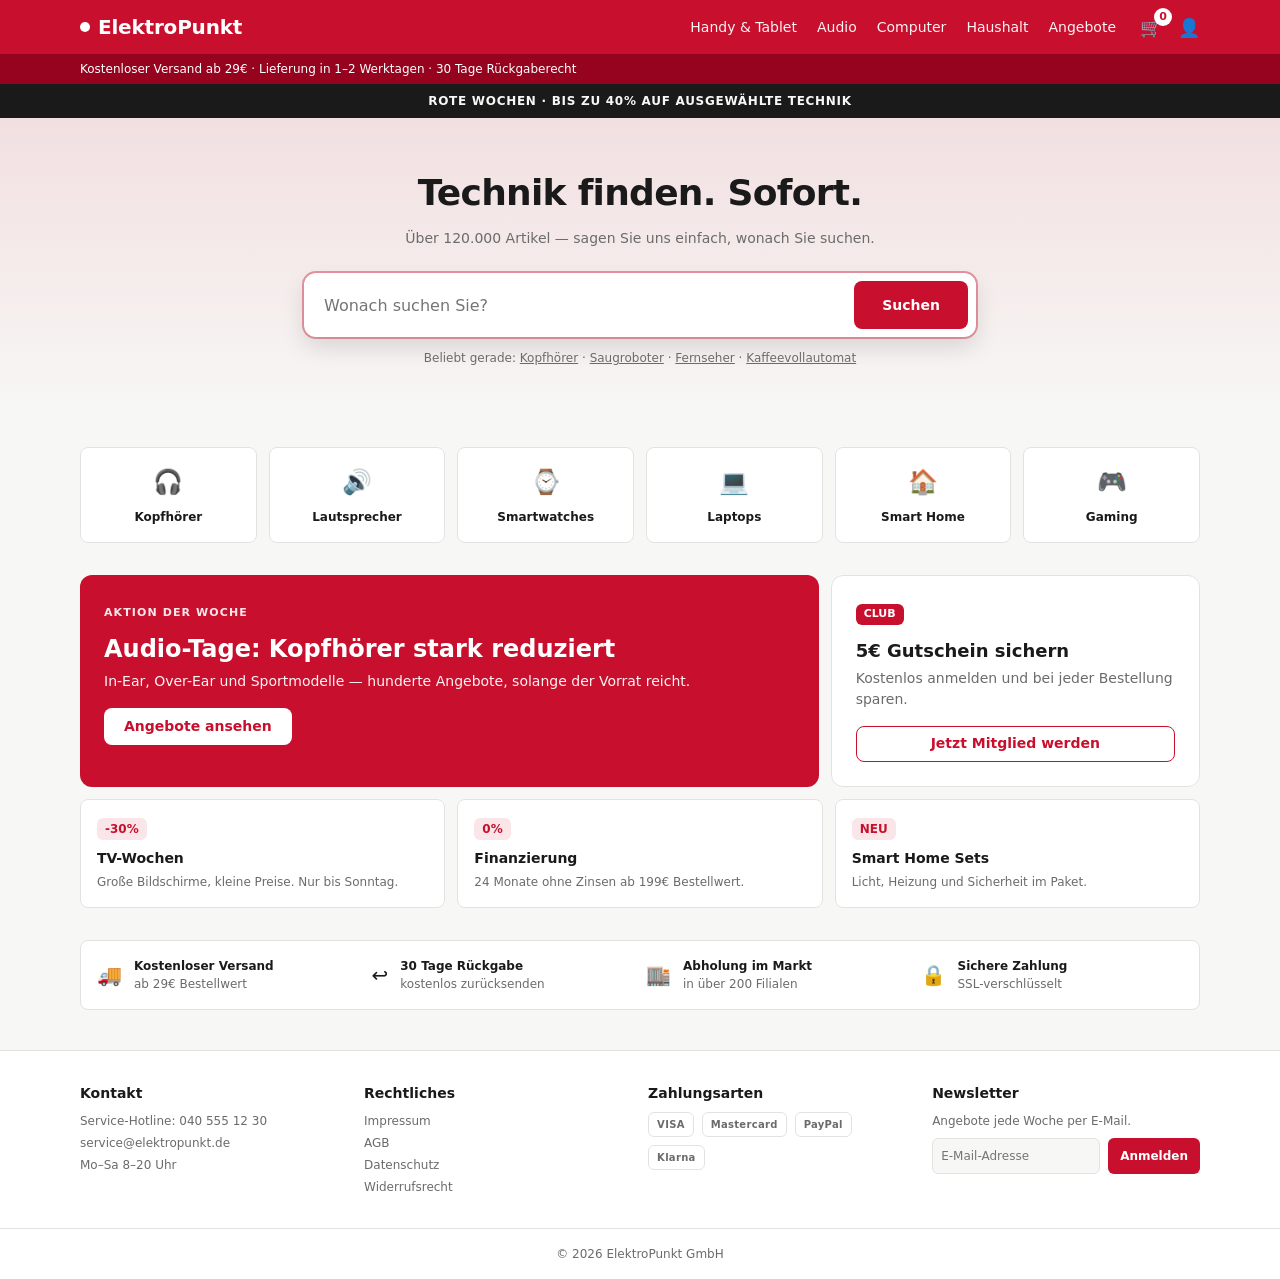
<file: index.html>
<!DOCTYPE html>
<html lang="de">
<head>
  <meta charset="utf-8">
  <meta name="viewport" content="width=device-width, initial-scale=1">
  <title>ElektroPunkt — Elektronik, Technik & Angebote online</title>
  <meta name="description" content="ElektroPunkt Online-Shop: Kopfhörer, TV, Laptops, Haushalt und Smart Home zu Aktionspreisen. Versandkostenfrei ab 29€.">
  <link rel="icon" href="favicon.svg" type="image/svg+xml">
  <link rel="alternate icon" href="favicon.ico">
  <link rel="stylesheet" href="style.css">
</head>
<body>
  <div id="header"></div>
  <main id="main"></main>
  <div id="footer"></div>
  <script src="data.js"></script>
  <script src="common.js"></script>
  <script src="shopbot.js"></script>
  <script src="home.js"></script>
</body>
</html>
</file>
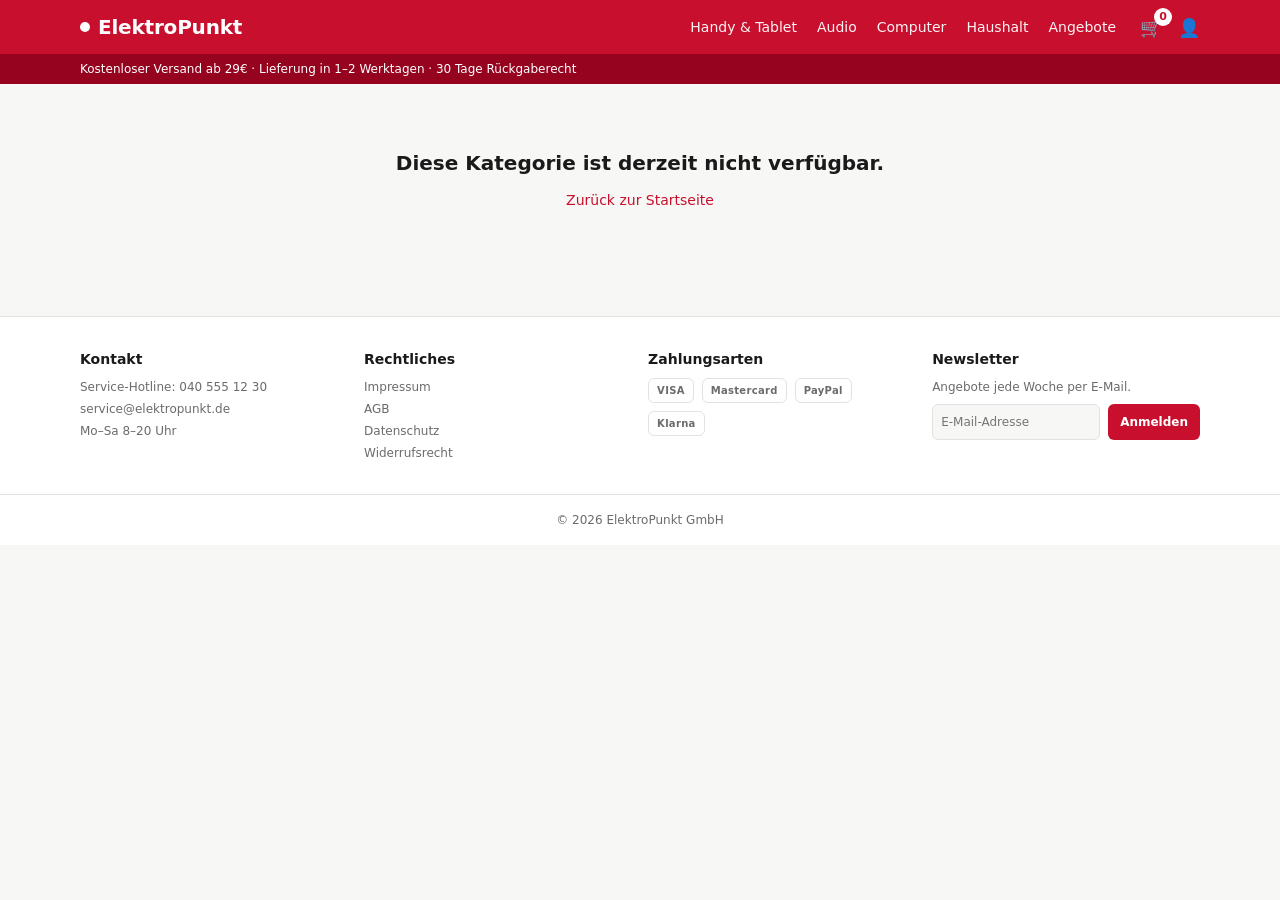
<file: kategorie.html>
<!DOCTYPE html>
<html lang="de">
<head>
  <meta charset="utf-8">
  <meta name="viewport" content="width=device-width, initial-scale=1">
  <title>Kategorie — ElektroPunkt</title>
  <meta name="description" content="Produktkategorien bei ElektroPunkt.">
  <link rel="icon" href="favicon.svg" type="image/svg+xml">
  <link rel="alternate icon" href="favicon.ico">
  <link rel="stylesheet" href="style.css">
</head>
<body>
  <div id="header"></div>
  <main id="main"></main>
  <div id="footer"></div>
  <script src="data.js"></script>
  <script src="common.js"></script>
  <script src="category.js"></script>
</body>
</html>
</file>
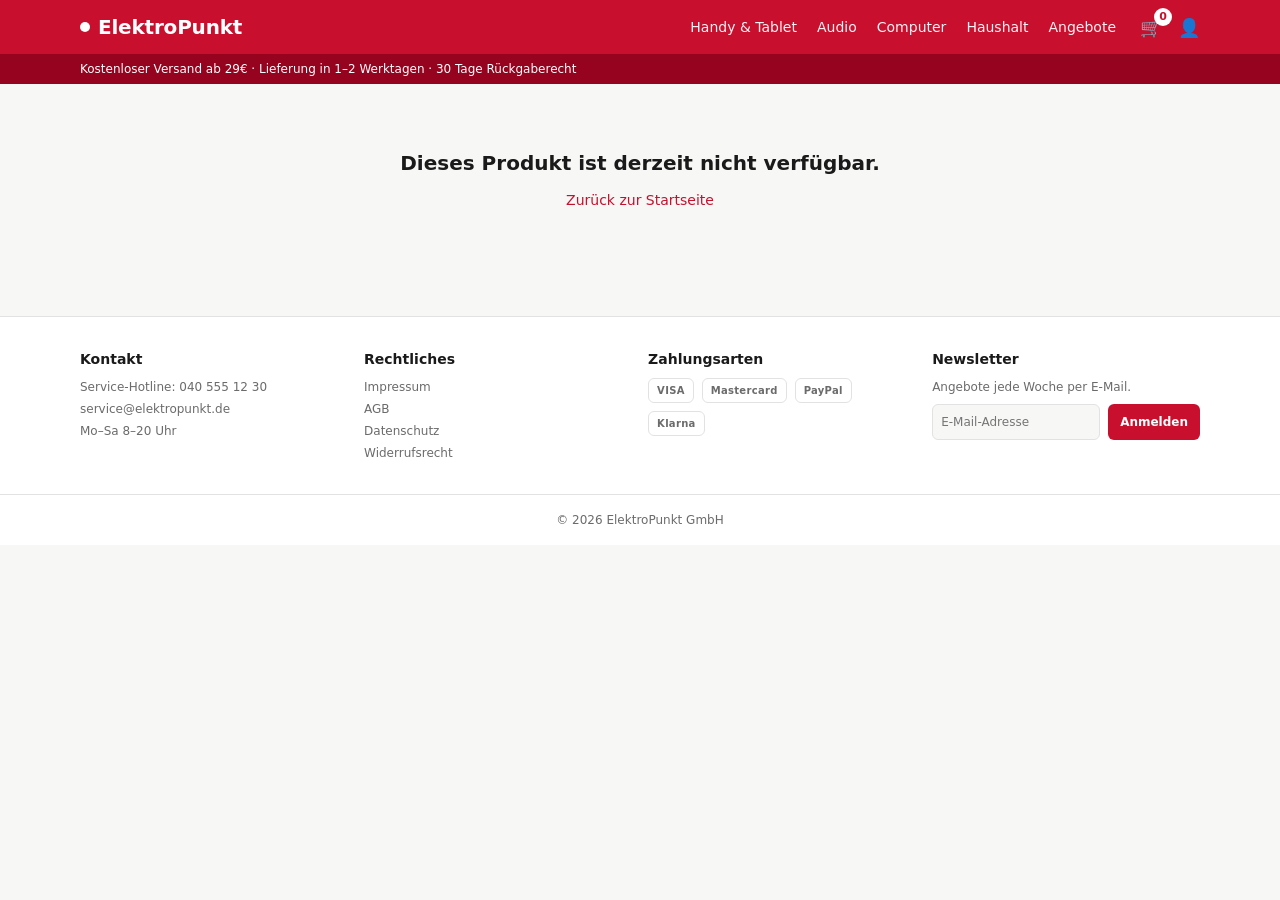
<file: produkt.html>
<!DOCTYPE html>
<html lang="de">
<head>
  <meta charset="utf-8">
  <meta name="viewport" content="width=device-width, initial-scale=1">
  <title>Produkt — ElektroPunkt</title>
  <meta name="description" content="Produktdetails bei ElektroPunkt.">
  <link rel="icon" href="favicon.svg" type="image/svg+xml">
  <link rel="alternate icon" href="favicon.ico">
  <link rel="stylesheet" href="style.css">
</head>
<body>
  <div id="header"></div>
  <main id="main"></main>
  <div id="footer"></div>
  <script src="data.js"></script>
  <script src="common.js"></script>
  <script src="product.js"></script>
</body>
</html>
</file>
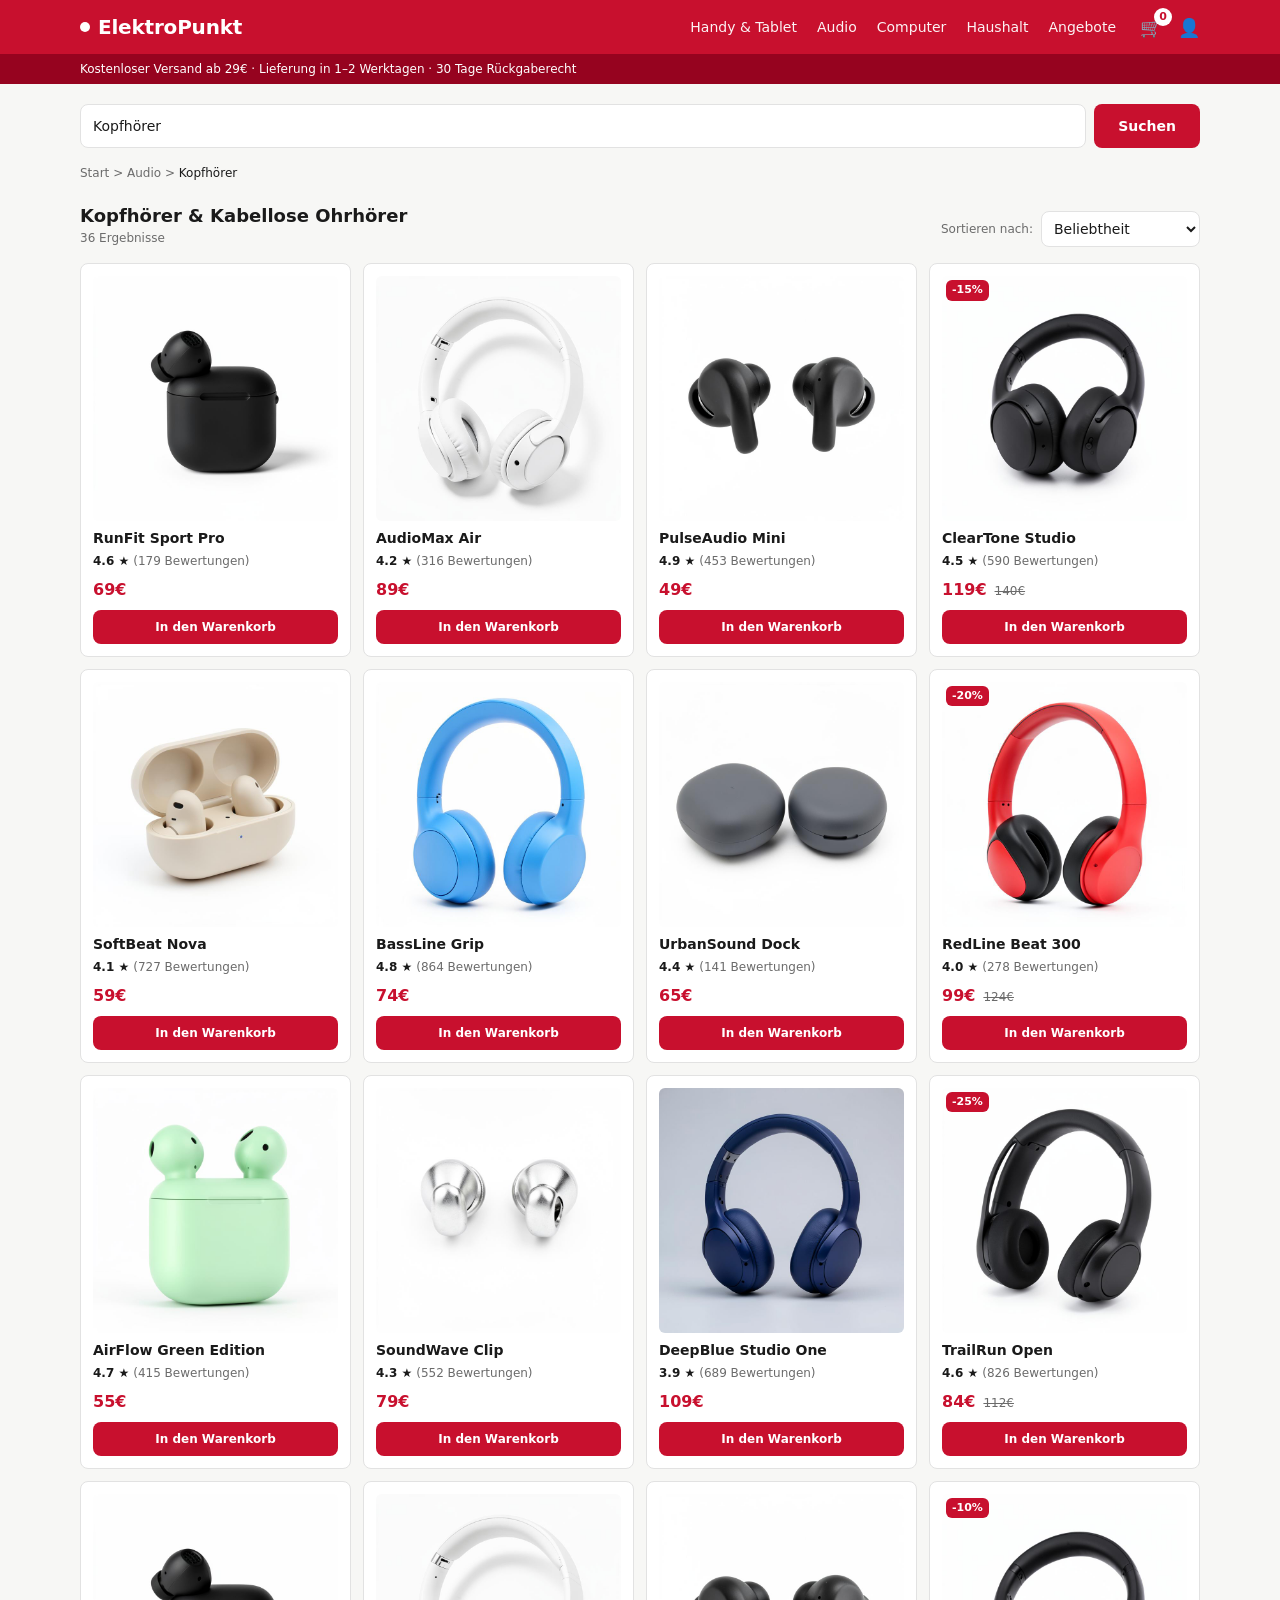
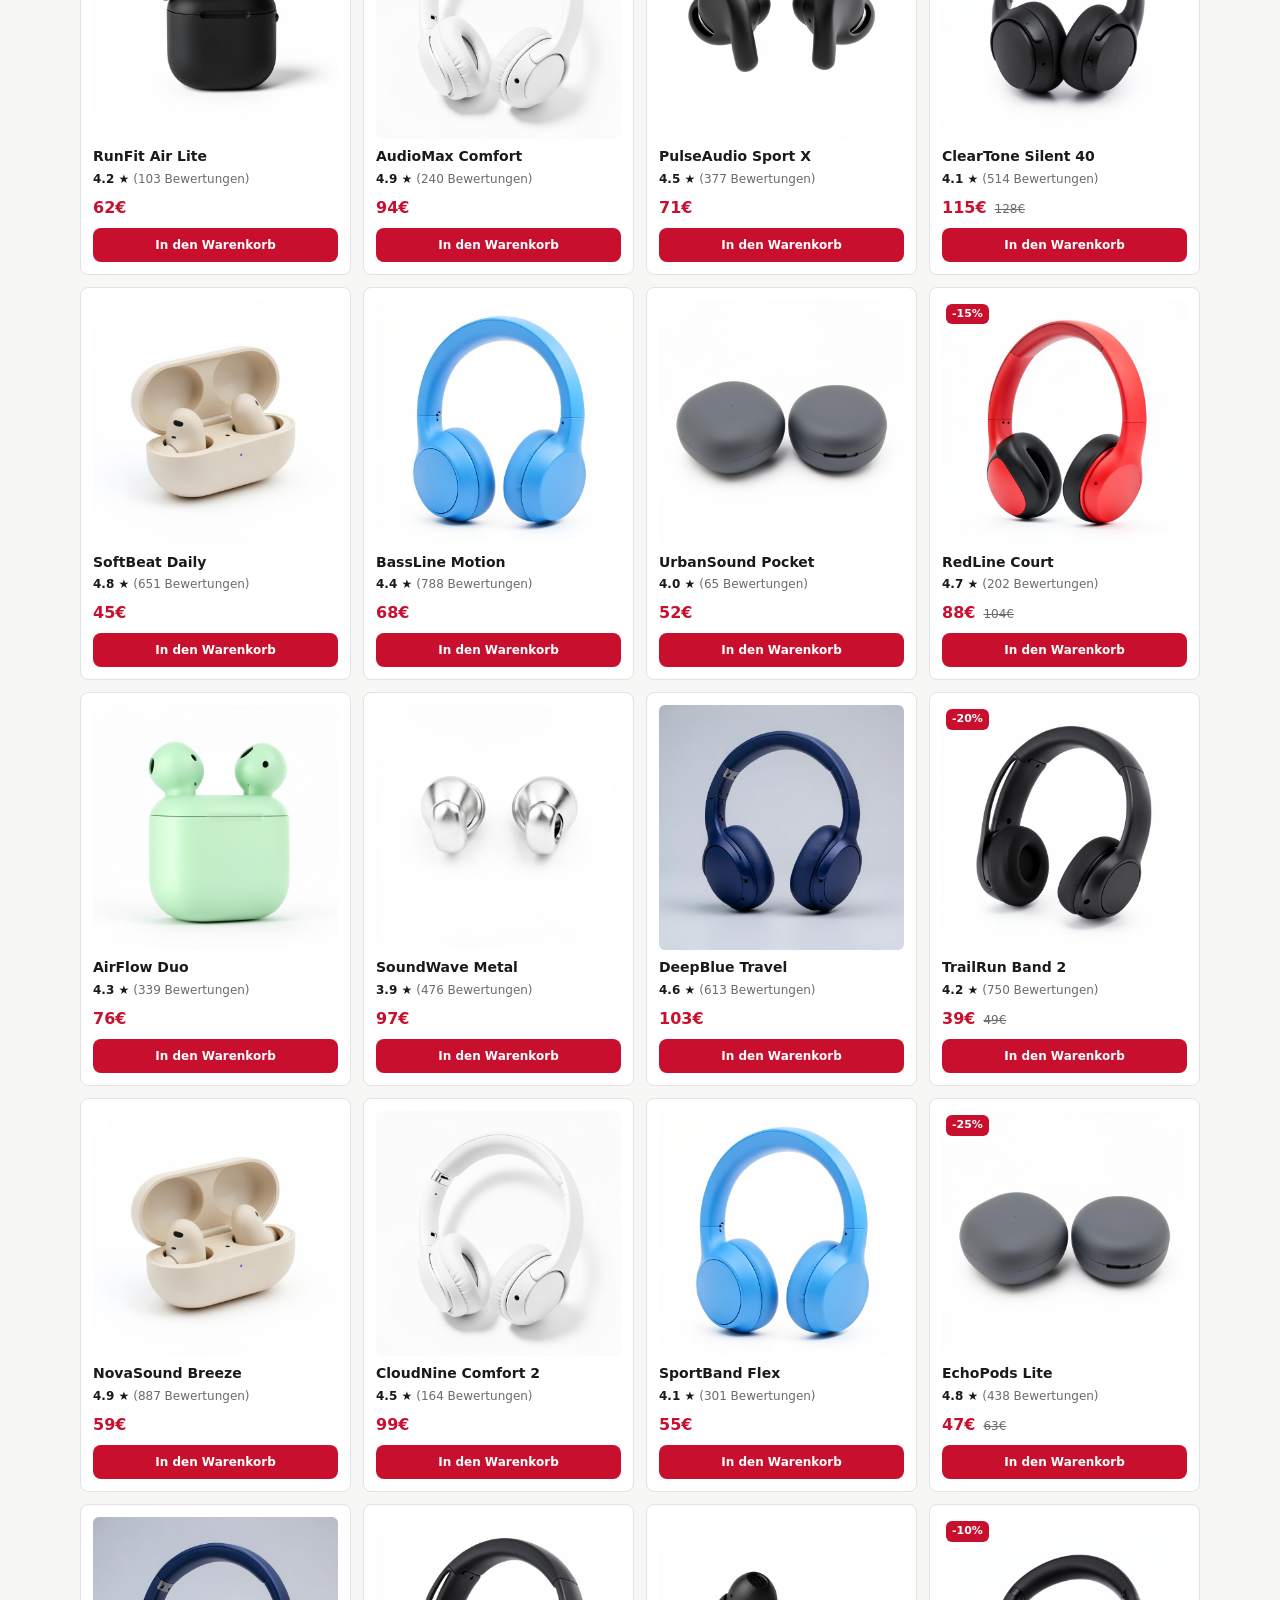
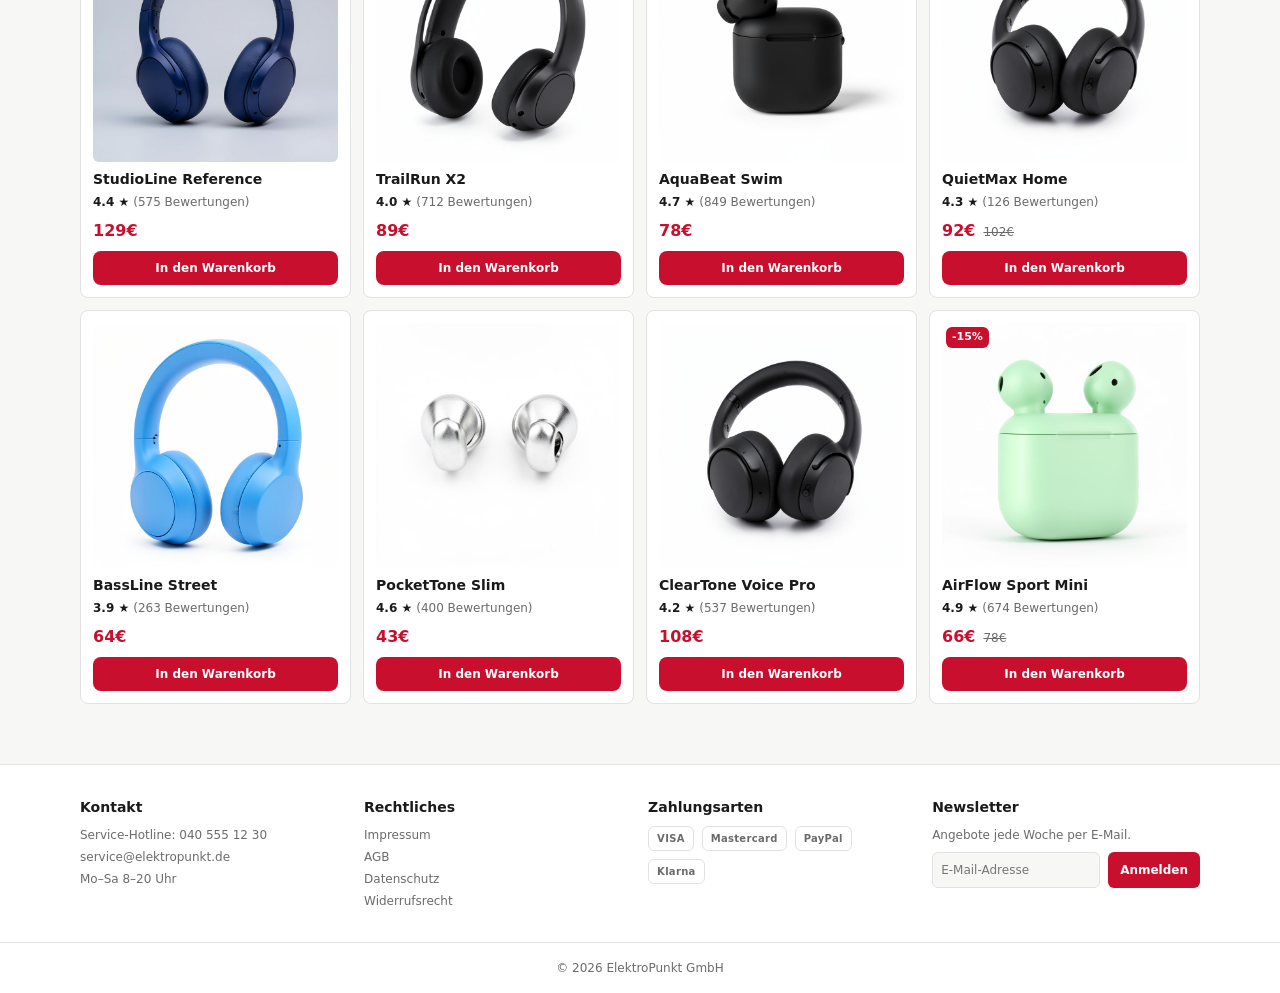
<file: suche.html>
<!DOCTYPE html>
<html lang="de">
<head>
  <meta charset="utf-8">
  <meta name="viewport" content="width=device-width, initial-scale=1">
  <title>Kopfhörer & Kabellose Ohrhörer — ElektroPunkt</title>
  <meta name="description" content="Kopfhörer, In-Ears und Over-Ears bei ElektroPunkt: Bewertungen, Preise und Aktionsangebote im Überblick.">
  <link rel="icon" href="favicon.svg" type="image/svg+xml">
  <link rel="alternate icon" href="favicon.ico">
  <link rel="stylesheet" href="style.css">
</head>
<body>
  <div id="header"></div>
  <main id="main"></main>
  <div id="footer"></div>
  <script src="data.js"></script>
  <script src="common.js"></script>
  <script src="shopbot.js"></script>
  <script src="search.js"></script>
</body>
</html>
</file>
<file: style.css>
/* ElektroPunkt – Stylesheet */
:root {
  --brand: #c8102e;
  --brand-fg: #ffffff;
  --brand-dark: #96031f;
  --bg: #f7f7f5;
  --fg: #1a1a1a;
  --card: #ffffff;
  --muted: #6b6b6b;
  --muted-bg: #f1f1ef;
  --border: #e2e2e2;
  --radius: 8px;
  --font: ui-sans-serif, system-ui, -apple-system, "Segoe UI", Roboto, Arial, sans-serif;
}

*, *::before, *::after { box-sizing: border-box; border-color: var(--border); }
html { -webkit-text-size-adjust: 100%; }
body { margin: 0; min-height: 100vh; background: var(--bg); color: var(--fg); font-family: var(--font); line-height: 1.5; }
a { color: inherit; text-decoration: none; }
a:hover { text-decoration: underline; }
img { max-width: 100%; display: block; }
h1, h2, h3, p, ul, dl, dd { margin: 0; padding: 0; }
ul { list-style: none; }
button, input, textarea, select { font: inherit; color: inherit; }
button { cursor: pointer; }
:focus-visible { outline: 2px solid var(--brand); outline-offset: 2px; }
[hidden] { display: none !important; }

.container { max-width: 72rem; margin: 0 auto; padding: 0 1rem; }
.page { padding-top: 1.25rem; padding-bottom: 1.25rem; }
.section-gap { margin-top: 2rem; }
.section-gap-sm { margin-top: .75rem; }

/* Header */
.site-header { background: var(--brand); color: var(--brand-fg); }
.header-row { display: flex; flex-wrap: wrap; align-items: center; gap: .5rem 1.5rem; padding-top: .75rem; padding-bottom: .75rem; }
.logo { display: flex; align-items: center; gap: .5rem; font-size: 1.25rem; font-weight: 700; letter-spacing: -.01em; }
.logo:hover { text-decoration: none; }
.logo-dot { width: 10px; height: 10px; border-radius: 50%; background: var(--brand-fg); display: inline-block; }
.main-nav { margin-left: auto; display: flex; flex-wrap: wrap; gap: .25rem 1.25rem; font-size: .875rem; }
.main-nav a, .nav-dead { opacity: .95; }
.header-icons { display: flex; align-items: center; gap: 1rem; font-size: 1.125rem; }
.cart { position: relative; }
.cart-badge { position: absolute; right: -10px; top: -6px; min-width: 18px; padding: 0 4px; border-radius: 999px; background: var(--brand-fg); color: var(--brand); font-size: 11px; font-weight: 700; line-height: 18px; text-align: center; }
.subbar { background: var(--brand-dark); font-size: .75rem; }
.subbar .container { padding-top: .375rem; padding-bottom: .375rem; }

/* Footer */
.site-footer { margin-top: 2.5rem; border-top: 1px solid var(--border); background: var(--card); }
.footer-grid { display: grid; gap: 2rem; padding-top: 2rem; padding-bottom: 2rem; grid-template-columns: 1fr; }
.site-footer h3 { font-size: .875rem; font-weight: 600; }
.site-footer ul, .site-footer p { margin-top: .5rem; font-size: .75rem; color: var(--muted); }
.site-footer li { margin-top: .25rem; }
.site-footer li:first-child { margin-top: 0; }
.pay-row { margin-top: .5rem; display: flex; flex-wrap: wrap; gap: .5rem; }
.pay { border: 1px solid var(--border); border-radius: 6px; padding: .25rem .5rem; font-size: 10px; font-weight: 700; letter-spacing: .03em; color: var(--muted); }
.newsletter { margin-top: .5rem; display: flex; gap: .5rem; }
.newsletter input { flex: 1; min-width: 0; height: 2.25rem; border: 1px solid var(--border); border-radius: 6px; background: var(--bg); padding: 0 .5rem; font-size: .75rem; outline: none; }
.newsletter input:focus { border-color: var(--brand); }
.newsletter button { height: 2.25rem; border: 0; border-radius: 6px; background: var(--brand); color: var(--brand-fg); padding: 0 .75rem; font-size: .75rem; font-weight: 600; }
.copyright { border-top: 1px solid var(--border); padding: 1rem 0; text-align: center; }
.site-footer .copyright { margin-top: 0; }
@media (min-width: 640px) { .footer-grid { grid-template-columns: repeat(2, 1fr); } }
@media (min-width: 1024px) { .footer-grid { grid-template-columns: repeat(4, 1fr); } }

/* Buttons */
.btn { border: 0; border-radius: var(--radius); background: var(--brand); color: var(--brand-fg); padding: 0 1rem; height: 2.25rem; font-size: .875rem; font-weight: 600; transition: opacity .15s; display: inline-flex; align-items: center; justify-content: center; }
.btn:hover { opacity: .9; text-decoration: none; }
.btn:disabled { opacity: .5; cursor: not-allowed; }
.btn-small { font-size: .75rem; padding: .5rem; height: auto; }
.btn-big { height: 3rem; padding: 0 1.75rem; }
.btn-search { height: 2.75rem; padding: 0 1.5rem; }
.btn-wide { width: 100%; height: 2.75rem; margin-top: 1.25rem; }
.btn-outline { background: transparent; color: var(--brand); border: 1px solid var(--brand); }
.btn-block { width: 100%; margin-top: 1rem; }
.btn-white { margin-top: 1rem; border: 0; border-radius: var(--radius); background: var(--brand-fg); color: var(--brand); padding: .5rem 1.25rem; font-size: .875rem; font-weight: 600; }
.link-btn { border: 0; background: none; padding: 0; text-decoration: underline; color: inherit; font-size: inherit; }
.link-btn:hover { color: var(--brand); }
@media (min-width: 640px) { .btn-wide { width: 16rem; } }

/* Startseite */
.topband { background: var(--fg); color: var(--bg); text-align: center; padding: .5rem 1rem; font-size: .75rem; font-weight: 600; text-transform: uppercase; letter-spacing: .06em; }
.hero { padding: 3rem 1rem; background: linear-gradient(to bottom, rgba(200,16,46,.1), transparent); }
.hero-inner { max-width: 48rem; margin: 0 auto; text-align: center; }
.hero h1 { font-size: 1.875rem; font-weight: 700; letter-spacing: -.02em; }
.hero-sub { margin-top: .5rem; font-size: .875rem; color: var(--muted); }
.hero-search { max-width: 42rem; margin: 1.5rem auto 0; display: flex; gap: .5rem; padding: .5rem; border-radius: 12px; background: var(--card); box-shadow: 0 10px 25px rgba(0,0,0,.12); outline: 2px solid rgba(200,16,46,.4); }
.hero-search input { flex: 1; min-width: 0; height: 3rem; border: 0; background: transparent; padding: 0 .75rem; font-size: 1rem; outline: none; }
.hero-popular { margin-top: .75rem; font-size: .75rem; color: var(--muted); }
@media (min-width: 640px) { .hero h1 { font-size: 2.25rem; } }
.bot-section { padding-top: 1.5rem; padding-bottom: 1.5rem; }

.cat-grid { display: grid; grid-template-columns: repeat(3, 1fr); gap: .75rem; margin-top: 2rem; }
.cat-tile { display: flex; flex-direction: column; align-items: center; gap: .5rem; border: 1px solid var(--border); border-radius: var(--radius); background: var(--card); padding: 1rem; text-align: center; transition: box-shadow .15s; }
.cat-tile:hover { box-shadow: 0 4px 12px rgba(0,0,0,.1); text-decoration: none; }
.cat-icon { font-size: 1.5rem; }
.cat-label { font-size: .75rem; font-weight: 600; }
@media (min-width: 640px) { .cat-grid { grid-template-columns: repeat(6, 1fr); } }
.bot-section + .container .cat-grid { margin-top: 0; }

.promo-grid { display: grid; gap: .75rem; }
.promo-red { border-radius: 12px; background: var(--brand); color: var(--brand-fg); padding: 1.5rem; }
.promo-eyebrow { font-size: 11px; font-weight: 700; text-transform: uppercase; letter-spacing: .1em; opacity: .9; }
.promo-red h2 { margin-top: .5rem; font-size: 1.5rem; font-weight: 700; }
.promo-red p { margin-top: .25rem; font-size: .875rem; opacity: .95; }
@media (min-width: 768px) { .promo-grid { grid-template-columns: 2fr 1fr; } }
.panel { border: 1px solid var(--border); border-radius: var(--radius); background: var(--card); padding: 1rem; }
.panel-pad { padding: 1rem; }
.panel-title { margin-top: .5rem; font-size: .875rem; font-weight: 600; }
.panel-h2 { margin-top: .75rem; font-size: 1.125rem; font-weight: 700; }
.panel-copy { margin-top: .25rem; font-size: .75rem; color: var(--muted); }
.promo-grid .panel { border-radius: 12px; padding: 1.5rem; }
.promo-grid .panel-copy { font-size: .875rem; }
.tag-soft { display: inline-block; border-radius: 6px; background: rgba(200,16,46,.1); color: var(--brand); padding: .125rem .5rem; font-size: .75rem; font-weight: 700; }
.tag-solid { display: inline-block; border-radius: 6px; background: var(--brand); color: var(--brand-fg); padding: .125rem .5rem; font-size: 11px; font-weight: 700; }
.deal-grid, .tile-grid { display: grid; gap: .75rem; }
@media (min-width: 640px) { .deal-grid, .tile-grid { grid-template-columns: repeat(3, 1fr); } }
.strip-grid { display: grid; gap: .75rem; }
@media (min-width: 640px) { .strip-grid { grid-template-columns: repeat(4, 1fr); } }
.strip-top { margin-top: .75rem; }
.strip-item { display: flex; align-items: center; gap: .75rem; }
.strip-icon { font-size: 1.25rem; }
.strip-t { font-size: .75rem; font-weight: 600; }
.strip-s { font-size: .75rem; color: var(--muted); }

/* Suche */
.search-row { display: flex; gap: .5rem; }
.search-row input { flex: 1; min-width: 0; height: 2.75rem; border: 1px solid var(--border); border-radius: var(--radius); background: var(--card); padding: 0 .75rem; font-size: .875rem; outline: none; }
.search-row input:focus { border-color: var(--brand); }
.breadcrumb { margin-top: 1rem; font-size: .75rem; color: var(--muted); }
.breadcrumb a:hover { text-decoration: underline; }
.breadcrumb span { color: var(--fg); }
.bot-wrap { margin-top: 1rem; }
.result-head { margin-top: 1.25rem; display: flex; flex-wrap: wrap; align-items: flex-end; justify-content: space-between; gap: .75rem; }
.result-title { font-size: 1.125rem; font-weight: 600; }
.result-count { font-size: .75rem; color: var(--muted); }
.top-gap { margin-top: 1.25rem; }
.sort { display: flex; align-items: center; gap: .5rem; font-size: .75rem; color: var(--muted); }
.sort select { height: 2.25rem; border: 1px solid var(--border); border-radius: var(--radius); background: var(--card); padding: 0 .5rem; font-size: .875rem; color: var(--fg); }
.loading { padding: 4rem 0; text-align: center; font-size: .875rem; color: var(--muted); }
.notfound { padding: 4rem 1rem; text-align: center; }
.notfound h1 { font-size: 1.25rem; font-weight: 600; }
.notfound a { display: inline-block; margin-top: .75rem; font-size: .875rem; color: var(--brand); }

/* Produktkarten */
.grid { margin-top: .75rem; display: grid; grid-template-columns: repeat(2, 1fr); gap: .75rem; }
@media (min-width: 768px) { .grid { grid-template-columns: repeat(3, 1fr); } }
@media (min-width: 1024px) { .grid { grid-template-columns: repeat(4, 1fr); } }
#results .grid { margin-top: 1rem; }
.card { display: flex; flex-direction: column; border: 1px solid var(--border); border-radius: var(--radius); background: var(--card); padding: .75rem; transition: box-shadow .15s; }
.card:hover { box-shadow: 0 4px 12px rgba(0,0,0,.1); }
.card-link { display: flex; flex-direction: column; }
.card-link:hover { text-decoration: none; }
.img-wrap { position: relative; }
.img-wrap img { width: 100%; height: auto; aspect-ratio: 1; border-radius: 6px; object-fit: cover; background: var(--muted-bg); }
.badge { position: absolute; top: 4px; border-radius: 6px; background: var(--brand); color: var(--brand-fg); padding: .125rem .375rem; font-size: 11px; font-weight: 700; }
.badge-left { left: 4px; }
.badge-right { right: 4px; }
.badge-inline { position: static; padding: .125rem .5rem; font-size: .75rem; }
.card-title { margin-top: .5rem; font-size: .875rem; font-weight: 600; line-height: 1.35; }
.stars { margin-top: .25rem; display: flex; align-items: center; gap: .25rem; font-size: .75rem; color: var(--muted); }
.stars strong { color: var(--fg); font-weight: 600; }
.price-row { margin-top: .5rem; display: flex; align-items: baseline; gap: .5rem; }
.price { font-size: 1rem; font-weight: 700; color: var(--brand); }
.old-price { font-size: .75rem; color: var(--muted); text-decoration: line-through; }
.card .add-btn { margin-top: .5rem; }

/* Produktseite */
.detail { margin-top: 1.25rem; display: flex; flex-direction: column; gap: 2rem; }
.detail-img { width: 100%; height: auto; aspect-ratio: 1; border: 1px solid var(--border); border-radius: 12px; background: var(--card); object-fit: cover; }
.detail-info { min-width: 0; flex: 1; }
.detail-info h1 { font-size: 1.5rem; font-weight: 700; }
.detail-price { margin-top: 1rem; display: flex; align-items: baseline; gap: .75rem; }
.detail-price .old-price { font-size: .875rem; }
.price.huge { font-size: 1.875rem; }
.detail-desc { margin-top: 1rem; font-size: .875rem; line-height: 1.65; color: var(--muted); }
.specs { margin-top: 1.25rem; border-top: 1px solid var(--border); font-size: .875rem; }
.spec-row { display: flex; justify-content: space-between; gap: 1rem; padding: .5rem 0; border-bottom: 1px solid var(--border); }
.spec-row dt { color: var(--muted); }
.spec-row dd { text-align: right; font-weight: 500; }
.checks { margin-top: 1rem; font-size: .75rem; color: var(--muted); }
.checks li + li { margin-top: .25rem; }
@media (min-width: 768px) { .detail { flex-direction: row; } .detail-img { width: 420px; flex: none; } }

/* Kategorie */
.cat-head { margin-top: 1rem; display: flex; align-items: center; gap: .75rem; border-radius: 12px; background: rgba(200,16,46,.05); padding: 1.25rem; }
.cat-head-icon { font-size: 1.875rem; }
.cat-head h1 { font-size: 1.25rem; font-weight: 700; }
.cat-head p { font-size: .875rem; color: var(--muted); }

/* ShopBot */
.shopbot { display: flex; flex-direction: column; height: 72vh; min-height: 550px; overflow: hidden; border: 2px solid var(--brand); border-radius: var(--radius); background: var(--card); box-shadow: 0 10px 25px rgba(0,0,0,.12); }
@media (min-width: 768px) { .shopbot { height: 78vh; } }
.bot-head { display: flex; align-items: center; gap: .75rem; background: var(--brand); color: var(--brand-fg); padding: 1rem 1.25rem; }
.bot-avatar { display: flex; align-items: center; justify-content: center; width: 2.75rem; height: 2.75rem; border-radius: 50%; background: rgba(255,255,255,.15); font-size: 1.5rem; }
.bot-name { font-size: 1rem; font-weight: 700; line-height: 1.2; }
.bot-sub { font-size: .75rem; opacity: .9; }
.bot-online { margin-left: auto; display: flex; align-items: center; gap: .375rem; font-size: .75rem; font-weight: 600; }
.bot-dot { width: 8px; height: 8px; border-radius: 50%; background: var(--brand-fg); }
.bot-chat { flex: 1; min-height: 0; overflow-y: auto; display: flex; flex-direction: column; gap: .75rem; padding: 1.25rem; }
.msg { display: flex; max-width: 85%; }
.msg-user { align-self: flex-end; }
.msg-wide { max-width: 100%; width: 100%; }
.bubble { border-radius: var(--radius); padding: .5rem .75rem; font-size: .875rem; line-height: 1.5; background: transparent; }
.msg-wide .bubble { width: 100%; }
.msg-user .bubble { background: var(--brand); color: var(--brand-fg); }
.typing { font-size: .75rem; font-style: italic; color: var(--muted); }
.bot-products { margin-top: 1rem; width: 100%; }
.bot-products-title { margin-bottom: .75rem; font-size: .875rem; font-weight: 600; }
.bot-products-grid { display: grid; gap: .75rem; grid-template-columns: 1fr; }
@media (min-width: 640px) { .bot-products-grid { grid-template-columns: repeat(2, 1fr); } }
@media (min-width: 1024px) { .bot-products-grid { grid-template-columns: repeat(4, 1fr); } }
.bot-product { display: flex; flex-direction: column; min-width: 0; border: 1px solid var(--border); border-radius: 6px; background: var(--card); padding: .75rem; }
.bot-product-link { display: flex; flex: 1; flex-direction: column; }
.bot-product-link:hover { text-decoration: none; }
.bot-product-link img { width: 100%; height: auto; aspect-ratio: 1; border-radius: 4px; object-fit: cover; }
.bot-product-tag { margin-top: .5rem; font-size: .75rem; font-weight: 600; color: var(--brand); }
.bot-product-name { margin-top: .25rem; font-size: .875rem; font-weight: 600; }
.bot-product-link:hover .bot-product-name { text-decoration: underline; }
.bot-product-price { margin-top: .25rem; font-size: .875rem; font-weight: 700; color: var(--brand); }
.bot-product .btn { margin-top: .75rem; width: 100%; }
.bot-input { border-top: 1px solid var(--border); padding: 1rem; }
.bot-form { display: flex; align-items: flex-end; gap: .5rem; border: 1px solid var(--border); border-radius: var(--radius); padding: .5rem; }
.bot-form textarea { flex: 1; min-height: 3rem; resize: none; border: 0; outline: none; background: transparent; padding: .25rem .5rem; font-size: .875rem; }
.bot-form textarea:disabled { opacity: .6; }
.bot-send { height: 2.5rem; }

/* Hinweis beim Hinzufügen */
.toast { position: fixed; bottom: 1.25rem; left: 50%; transform: translateX(-50%); z-index: 50; border-radius: var(--radius); background: var(--fg); color: var(--bg); padding: .625rem 1rem; font-size: .875rem; font-weight: 500; box-shadow: 0 10px 25px rgba(0,0,0,.2); }

@media (prefers-reduced-motion: reduce) { * { transition: none !important; } }
</file>
